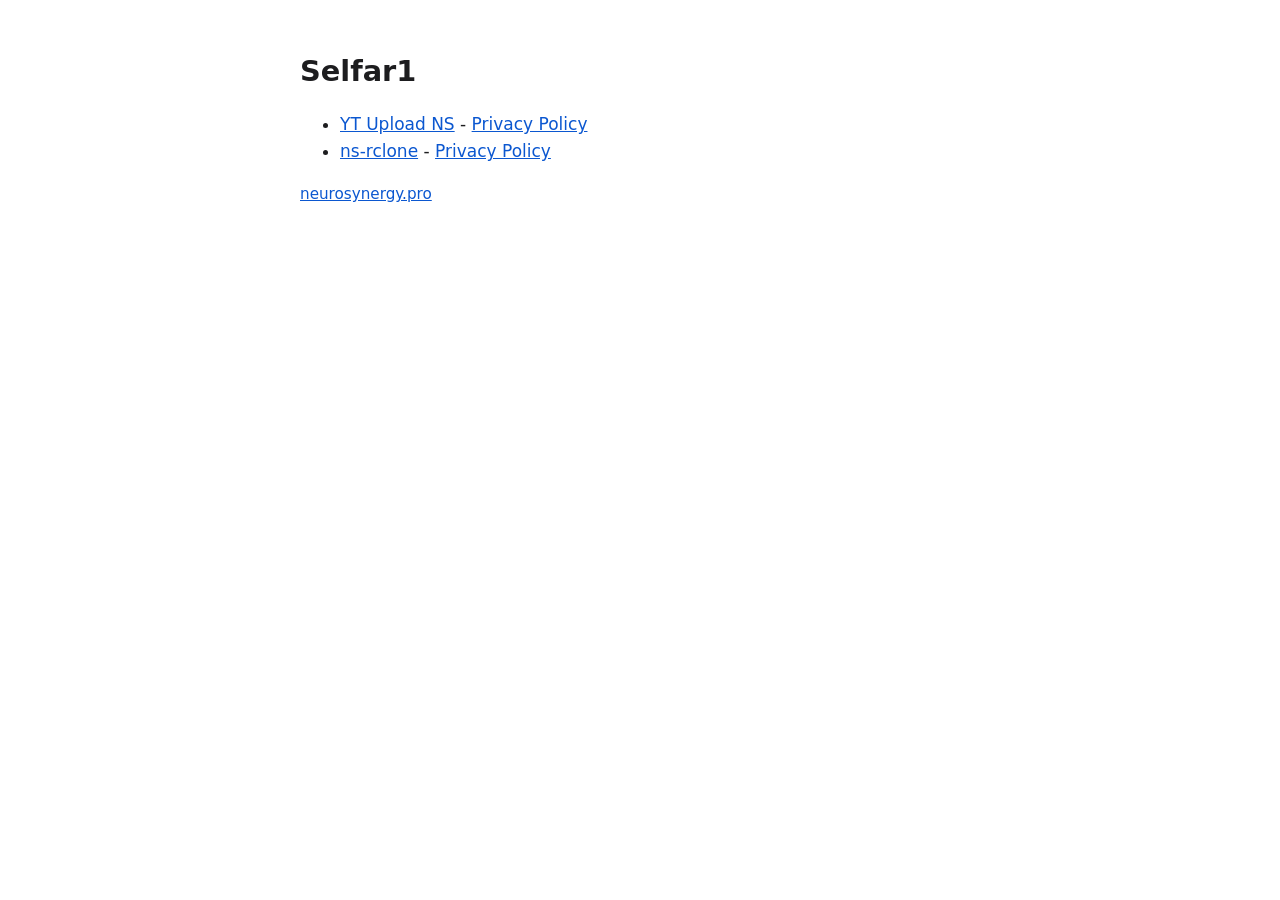
<file: index.html>
<!doctype html>
<html lang="en">
<head>
<meta charset="utf-8">
<meta name="viewport" content="width=device-width, initial-scale=1">
<title>Selfar1</title>
<link rel="stylesheet" href="style.css">
</head>
<body>
<main>
<h1>Selfar1</h1>
<ul><li><a href="ytupload/">YT Upload NS</a> - <a href="ytupload/privacy.html">Privacy Policy</a></li><li><a href="ns-rclone/">ns-rclone</a> - <a href="ns-rclone/privacy.html">Privacy Policy</a></li></ul>
<p class="muted"><a href="https://neurosynergy.pro">neurosynergy.pro</a></p>
</main>
</body>
</html>
</file>
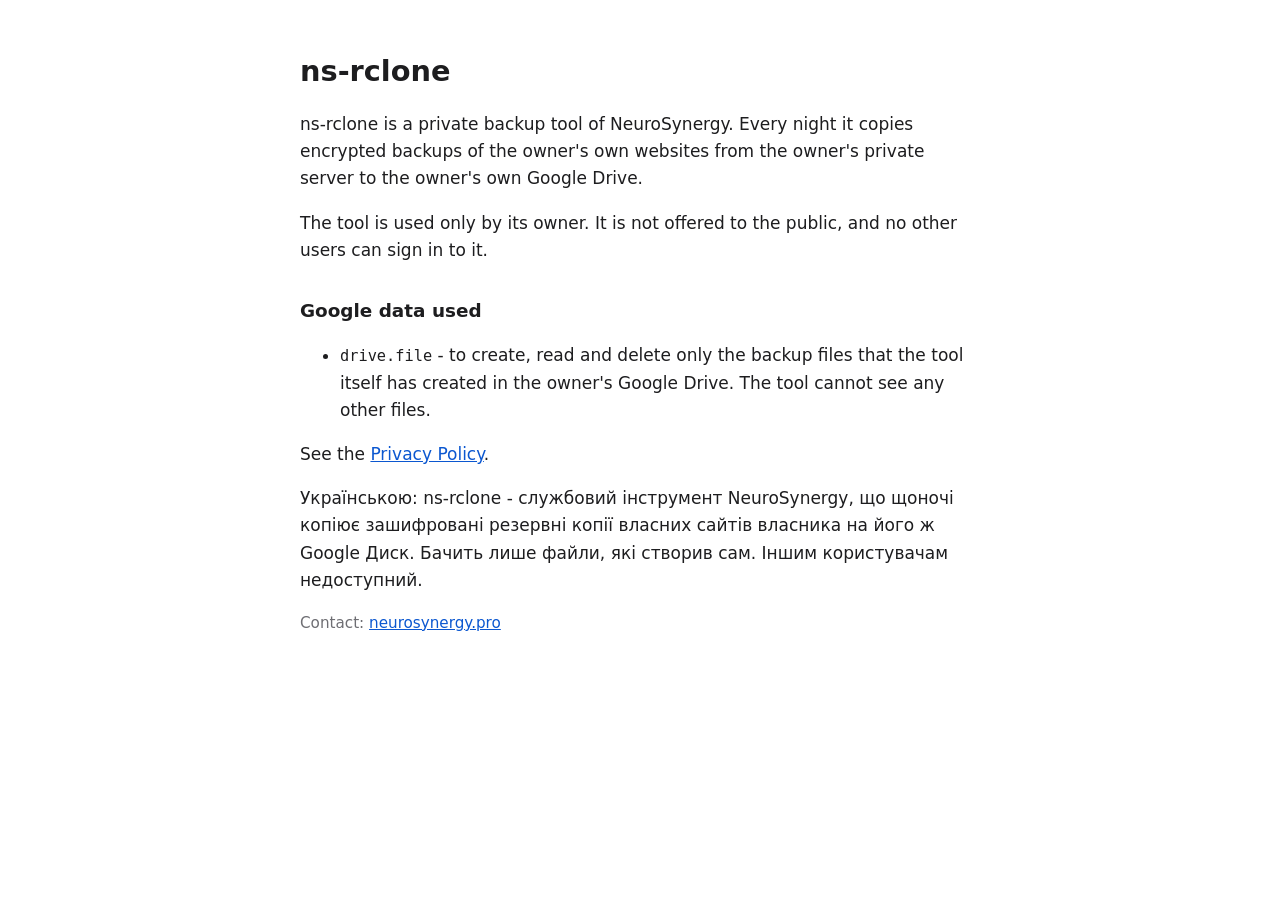
<file: ns-rclone/index.html>
<!doctype html>
<html lang="en">
<head>
<meta charset="utf-8">
<meta name="viewport" content="width=device-width, initial-scale=1">
<title>ns-rclone</title>
<link rel="stylesheet" href="../style.css">
</head>
<body>
<main>
<h1>ns-rclone</h1>
<p>ns-rclone is a private backup tool of NeuroSynergy. Every night it copies encrypted backups of the owner's own websites from the owner's private server to the owner's own Google Drive.</p>
<p>The tool is used only by its owner. It is not offered to the public, and no other users can sign in to it.</p>
<h2>Google data used</h2>
<ul>
<li><code>drive.file</code> - to create, read and delete only the backup files that the tool itself has created in the owner's Google Drive. The tool cannot see any other files.</li>
</ul>
<p>See the <a href="privacy.html">Privacy Policy</a>.</p>
<p lang="uk">Українською: ns-rclone - службовий інструмент NeuroSynergy, що щоночі копіює зашифровані резервні копії власних сайтів власника на його ж Google Диск. Бачить лише файли, які створив сам. Іншим користувачам недоступний.</p>
<p class="muted">Contact: <a href="https://neurosynergy.pro">neurosynergy.pro</a></p>
</main>
</body>
</html>
</file>
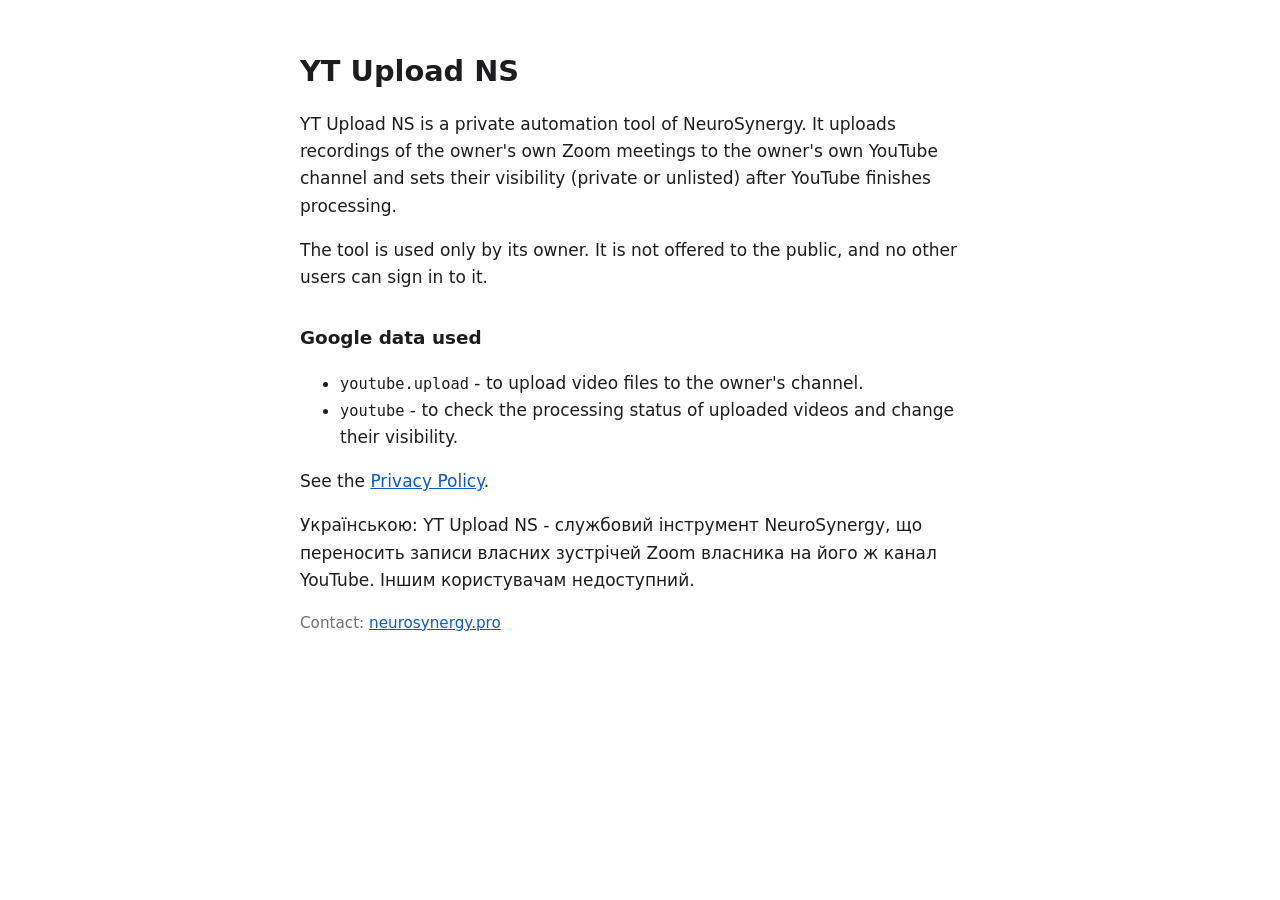
<file: ytupload/index.html>
<!doctype html>
<html lang="en">
<head>
<meta charset="utf-8">
<meta name="viewport" content="width=device-width, initial-scale=1">
<title>YT Upload NS</title>
<link rel="stylesheet" href="../style.css">
</head>
<body>
<main>
<h1>YT Upload NS</h1>
<p>YT Upload NS is a private automation tool of NeuroSynergy. It uploads recordings of the owner's own Zoom meetings to the owner's own YouTube channel and sets their visibility (private or unlisted) after YouTube finishes processing.</p>
<p>The tool is used only by its owner. It is not offered to the public, and no other users can sign in to it.</p>
<h2>Google data used</h2>
<ul>
<li><code>youtube.upload</code> - to upload video files to the owner's channel.</li>
<li><code>youtube</code> - to check the processing status of uploaded videos and change their visibility.</li>
</ul>
<p>See the <a href="privacy.html">Privacy Policy</a>.</p>
<p lang="uk">Українською: YT Upload NS - службовий інструмент NeuroSynergy, що переносить записи власних зустрічей Zoom власника на його ж канал YouTube. Іншим користувачам недоступний.</p>
<p class="muted">Contact: <a href="https://neurosynergy.pro">neurosynergy.pro</a></p>
</main>
</body>
</html>
</file>
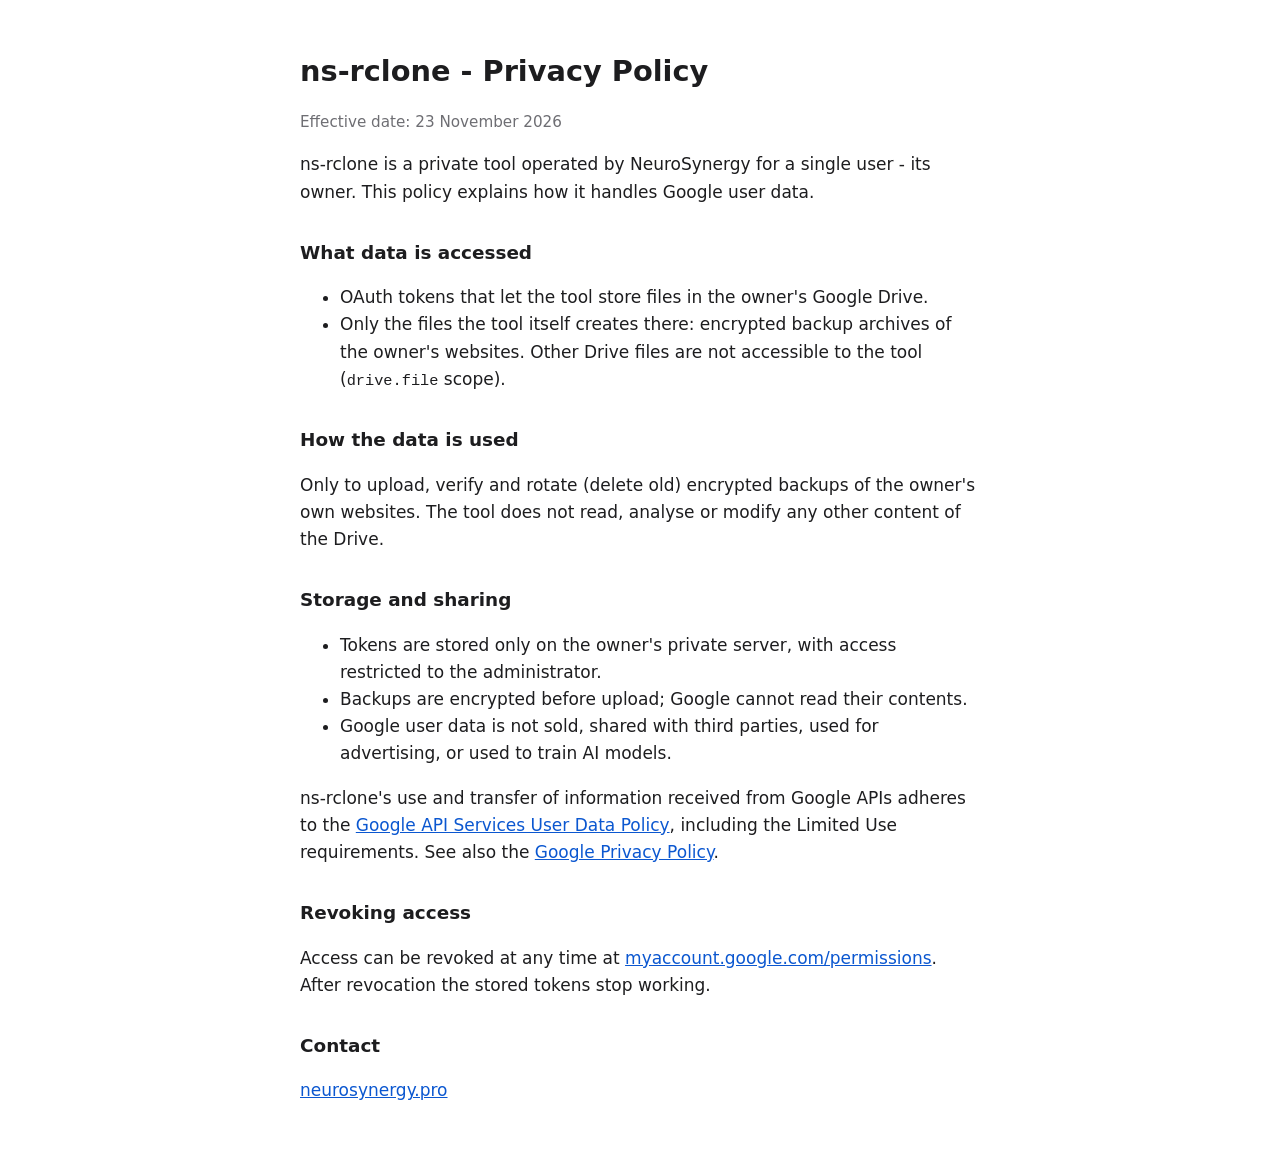
<file: ns-rclone/privacy.html>
<!doctype html>
<html lang="en">
<head>
<meta charset="utf-8">
<meta name="viewport" content="width=device-width, initial-scale=1">
<title>ns-rclone - Privacy Policy</title>
<link rel="stylesheet" href="../style.css">
</head>
<body>
<main>
<h1>ns-rclone - Privacy Policy</h1>
<p class="muted">Effective date: 23 November 2026</p>
<p>ns-rclone is a private tool operated by NeuroSynergy for a single user - its owner. This policy explains how it handles Google user data.</p>
<h2>What data is accessed</h2>
<ul>
<li>OAuth tokens that let the tool store files in the owner's Google Drive.</li>
<li>Only the files the tool itself creates there: encrypted backup archives of the owner's websites. Other Drive files are not accessible to the tool (<code>drive.file</code> scope).</li>
</ul>
<h2>How the data is used</h2>
<p>Only to upload, verify and rotate (delete old) encrypted backups of the owner's own websites. The tool does not read, analyse or modify any other content of the Drive.</p>
<h2>Storage and sharing</h2>
<ul>
<li>Tokens are stored only on the owner's private server, with access restricted to the administrator.</li>
<li>Backups are encrypted before upload; Google cannot read their contents.</li>
<li>Google user data is not sold, shared with third parties, used for advertising, or used to train AI models.</li>
</ul>
<p>ns-rclone's use and transfer of information received from Google APIs adheres to the <a href="https://developers.google.com/terms/api-services-user-data-policy">Google API Services User Data Policy</a>, including the Limited Use requirements. See also the <a href="https://policies.google.com/privacy">Google Privacy Policy</a>.</p>
<h2>Revoking access</h2>
<p>Access can be revoked at any time at <a href="https://myaccount.google.com/permissions">myaccount.google.com/permissions</a>. After revocation the stored tokens stop working.</p>
<h2>Contact</h2>
<p><a href="https://neurosynergy.pro">neurosynergy.pro</a></p>
</main>
</body>
</html>
</file>
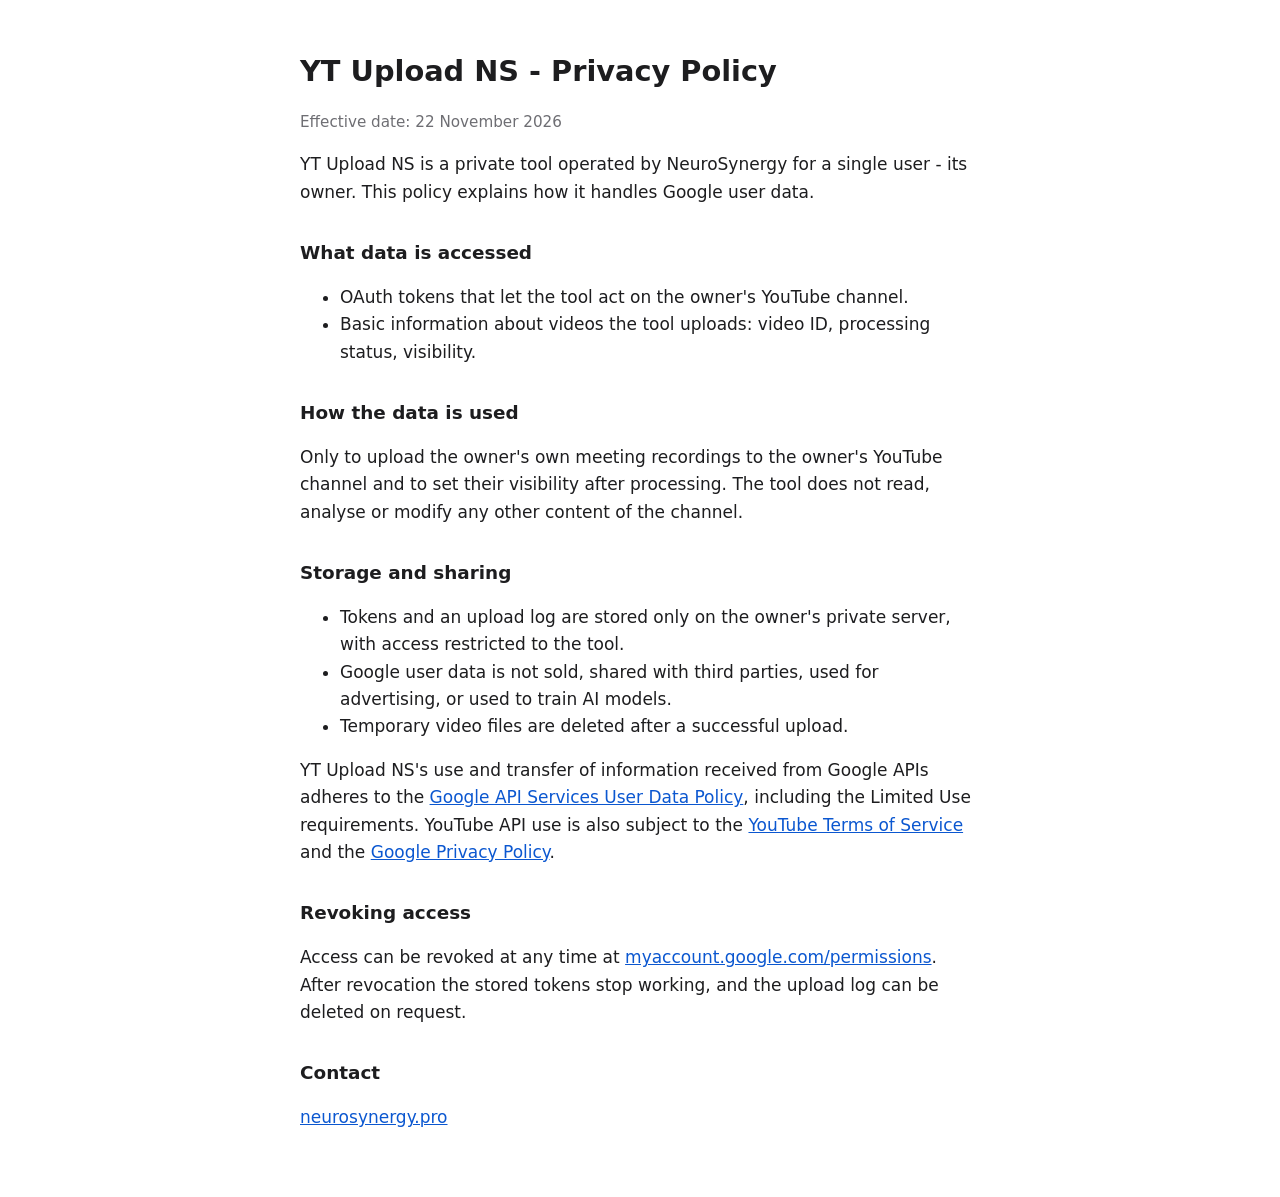
<file: ytupload/privacy.html>
<!doctype html>
<html lang="en">
<head>
<meta charset="utf-8">
<meta name="viewport" content="width=device-width, initial-scale=1">
<title>YT Upload NS - Privacy Policy</title>
<link rel="stylesheet" href="../style.css">
</head>
<body>
<main>
<h1>YT Upload NS - Privacy Policy</h1>
<p class="muted">Effective date: 22 November 2026</p>
<p>YT Upload NS is a private tool operated by NeuroSynergy for a single user - its owner. This policy explains how it handles Google user data.</p>
<h2>What data is accessed</h2>
<ul>
<li>OAuth tokens that let the tool act on the owner's YouTube channel.</li>
<li>Basic information about videos the tool uploads: video ID, processing status, visibility.</li>
</ul>
<h2>How the data is used</h2>
<p>Only to upload the owner's own meeting recordings to the owner's YouTube channel and to set their visibility after processing. The tool does not read, analyse or modify any other content of the channel.</p>
<h2>Storage and sharing</h2>
<ul>
<li>Tokens and an upload log are stored only on the owner's private server, with access restricted to the tool.</li>
<li>Google user data is not sold, shared with third parties, used for advertising, or used to train AI models.</li>
<li>Temporary video files are deleted after a successful upload.</li>
</ul>
<p>YT Upload NS's use and transfer of information received from Google APIs adheres to the <a href="https://developers.google.com/terms/api-services-user-data-policy">Google API Services User Data Policy</a>, including the Limited Use requirements. YouTube API use is also subject to the <a href="https://www.youtube.com/t/terms">YouTube Terms of Service</a> and the <a href="https://policies.google.com/privacy">Google Privacy Policy</a>.</p>
<h2>Revoking access</h2>
<p>Access can be revoked at any time at <a href="https://myaccount.google.com/permissions">myaccount.google.com/permissions</a>. After revocation the stored tokens stop working, and the upload log can be deleted on request.</p>
<h2>Contact</h2>
<p><a href="https://neurosynergy.pro">neurosynergy.pro</a></p>
</main>
</body>
</html>
</file>
<file: style.css>
:root { color-scheme: light dark; --fg: #1d1d1f; --bg: #ffffff; --muted: #6e6e73; --link: #0b57d0; }
@media (prefers-color-scheme: dark) { :root { --fg: #f2f2f2; --bg: #161617; --muted: #a1a1a6; --link: #8ab4f8; } }
body { margin: 0; background: var(--bg); color: var(--fg); font: 17px/1.6 system-ui, -apple-system, "Segoe UI", sans-serif; }
main { max-width: 680px; margin: 0 auto; padding: 48px 16px; }
h1 { font-size: 1.8rem; margin: 0 0 1rem; }
h2 { font-size: 1.15rem; margin: 2rem 0 .5rem; }
a { color: var(--link); }
.muted { color: var(--muted); font-size: .95rem; }
code { font-size: .9em; }
</file>
